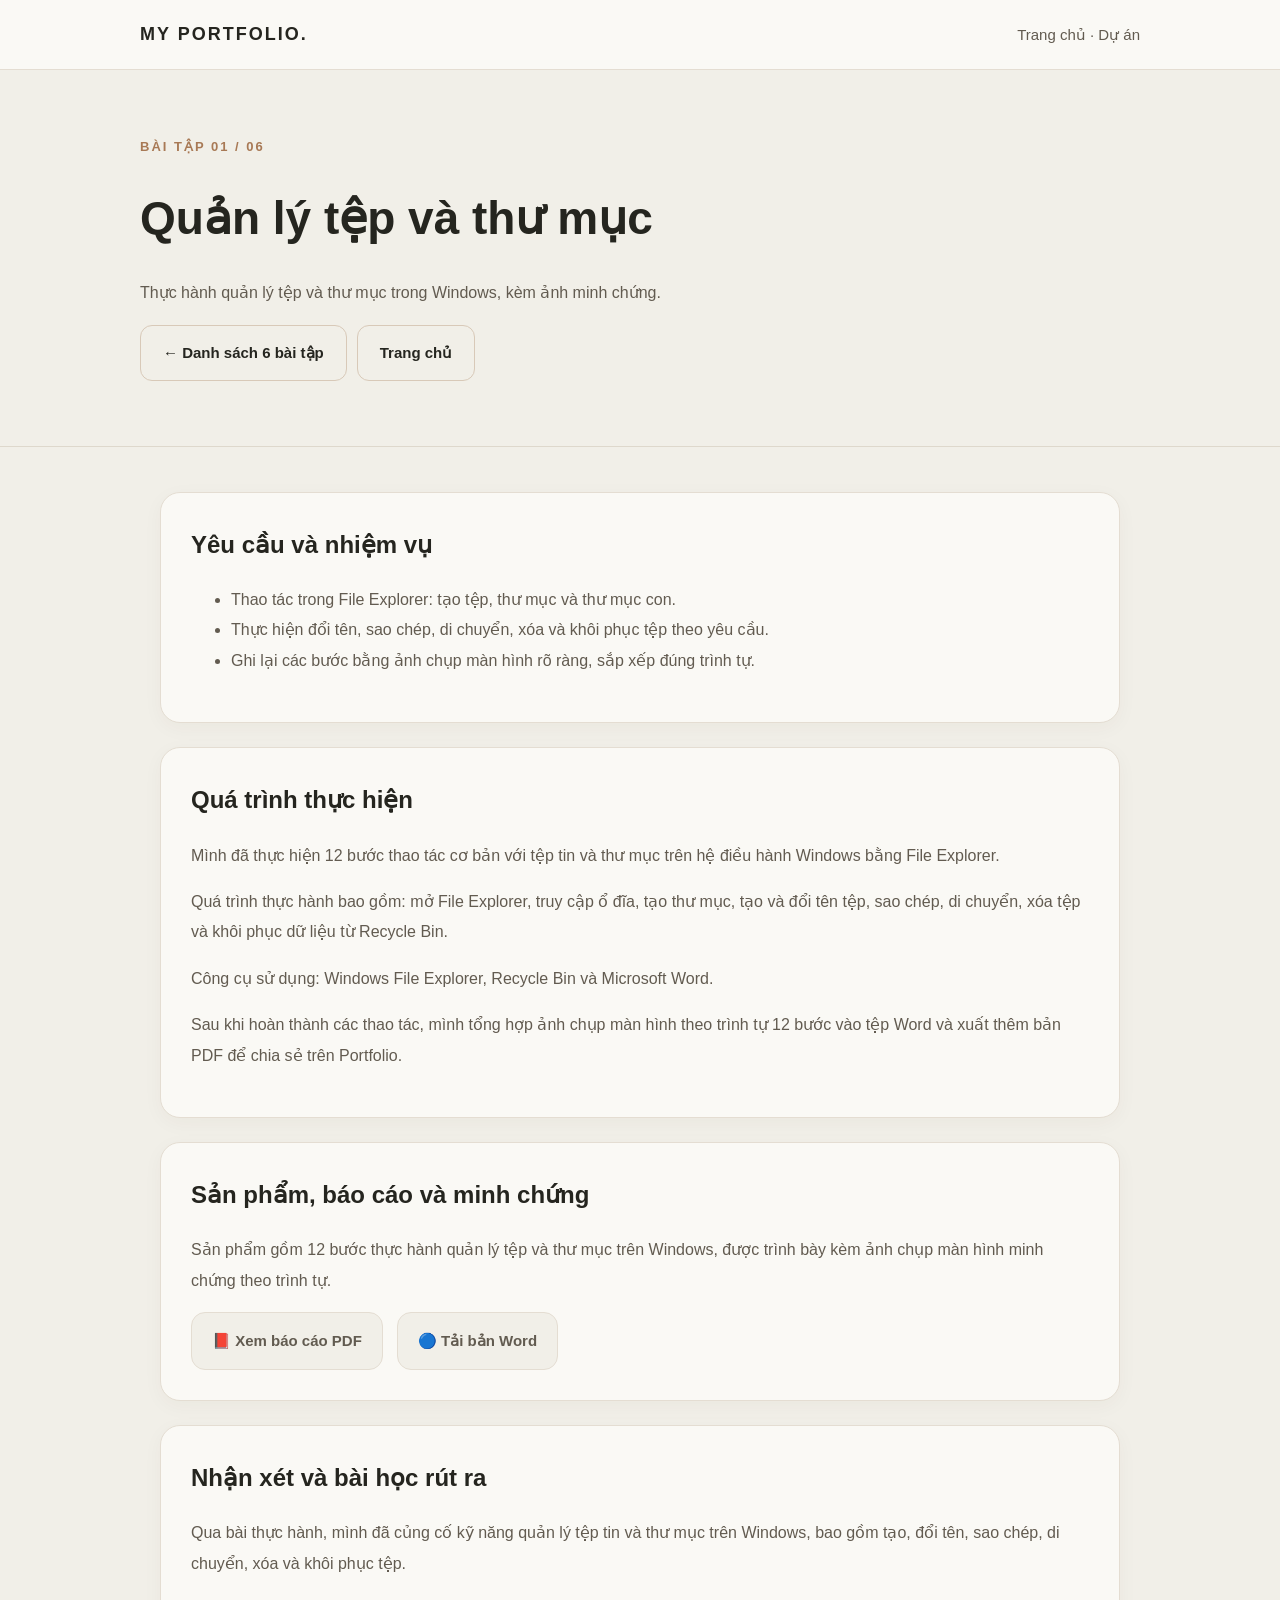
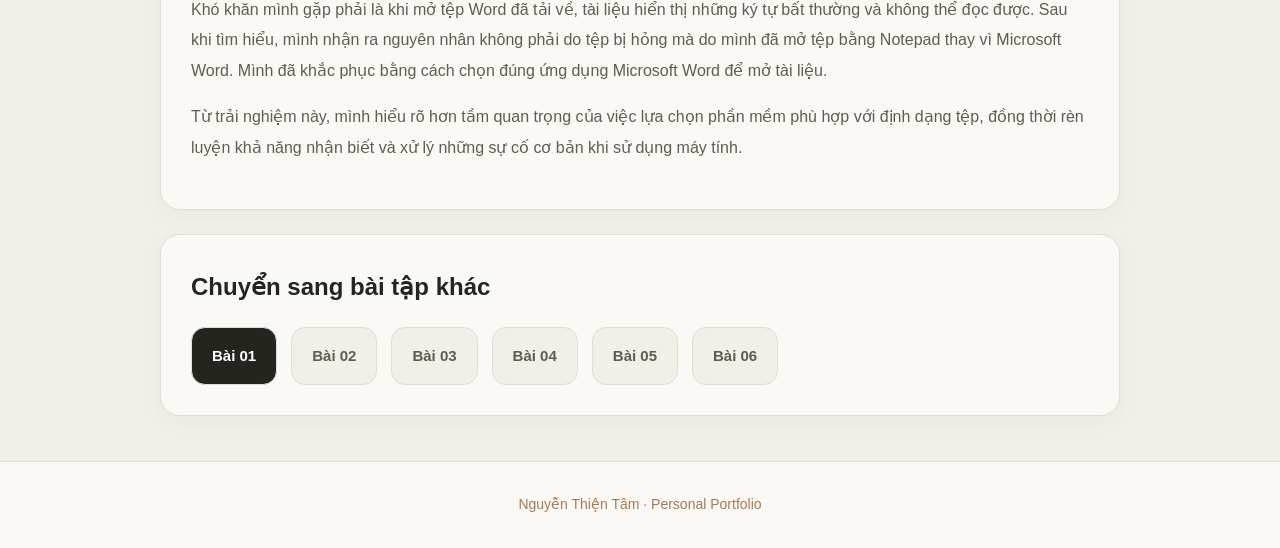
<file: bai-tap-1.html>
<!DOCTYPE html>
<html lang="vi">
<head>
<meta charset="UTF-8">
<meta name="viewport" content="width=device-width, initial-scale=1.0">
<title>Bài tập 1 - Nguyễn Thiện Tâm</title>
<style>
* { box-sizing: border-box; }
body {
  margin: 0;
  font-family: Arial, sans-serif;
  color: #193456;
  background: #f5f8fc;
  line-height: 1.8;
}
header {
  background: white;
  border-bottom: 1px solid #dce4ef;
  padding: 14px 20px;
}
nav {
  max-width: 1000px;
  margin: auto;
  display: flex;
  justify-content: space-between;
  align-items: center;
}
.logo { font-weight: bold; letter-spacing: 2px; }
nav a { color: #193456; text-decoration: none; }
.hero {
  padding: 48px 20px;
  background: #edf3fa;
  border-bottom: 1px solid #dce4ef;
}
.container {
  max-width: 1000px;
  margin: auto;
}
.label {
  font-size: 12px;
  font-weight: bold;
  letter-spacing: 2px;
}
h1 { font-size: 42px; line-height: 1.2; }
.buttons { display: flex; gap: 10px; flex-wrap: wrap; }
.btn {
  display: inline-block;
  padding: 10px 16px;
  border: 1px solid #9eb3d0;
  border-radius: 7px;
  color: #193456;
  text-decoration: none;
  font-weight: bold;
}
main { max-width: 1000px; margin: 40px auto; padding: 0 20px; }
section {
  background: white;
  border: 1px solid #dce4ef;
  border-radius: 12px;
  padding: 24px;
  margin-bottom: 18px;
}
h2 { font-size: 21px; margin-top: 0; }
.files, .other {
  display: flex;
  flex-wrap: wrap;
  gap: 10px;
}
.file, .other a {
  padding: 10px 15px;
  border: 1px solid #dce4ef;
  border-radius: 7px;
  text-decoration: none;
  color: #193456;
  font-weight: bold;
}
.pdf { color: #c74747; }
.word { color: #3978b9; }
.other a.active { background: #193456; color: white; }
footer { text-align: center; padding: 25px; color: #718096; }
@media(max-width:600px) {
  h1 { font-size: 30px; }
  section { padding: 18px; }
}
/* ===== GIAO DIEN KEM - NAU DONG DONG BO PORTFOLIO ===== */

body {
    background: #F1EFE8 !important;
    color: #25251F !important;
    font-family: "Be Vietnam Pro", Arial, sans-serif;
    font-size: 16px;
    line-height: 1.85;
}

header {
    background: #FAF9F5 !important;
    border-bottom: 1px solid #E4DDD2 !important;
    padding: 18px 30px !important;
}

.logo {
    color: #25251F !important;
    font-size: 18px;
    letter-spacing: 2px;
}

nav a {
    color: #625B50 !important;
    font-size: 15px;
}

nav a:hover {
    color: #A87955 !important;
}

.hero {
    background: #F1EFE8 !important;
    border-bottom: 1px solid #DED8CC !important;
    padding: 65px 25px !important;
}

.label {
    color: #A87955 !important;
    font-size: 13px;
    letter-spacing: 2px;
}

h1 {
    color: #25251F !important;
    font-size: 46px !important;
    line-height: 1.25 !important;
    font-weight: 800;
}

h2 {
    color: #25251F !important;
    font-size: 24px !important;
    margin-bottom: 18px;
}

h3 {
    color: #25251F !important;
}

p, li {
    color: #625B50 !important;
    font-size: 16px;
    line-height: 1.9;
}

main {
    max-width: 1000px;
    margin: 45px auto !important;
    padding: 0 20px !important;
}

section {
    background: #FAF9F5 !important;
    border: 1px solid #E4DDD2 !important;
    border-radius: 20px !important;
    padding: 30px !important;
    margin-bottom: 24px !important;
    box-shadow: 0 5px 20px rgba(70, 55, 35, 0.04);
}

.btn {
    background: #F1EFE8 !important;
    color: #25251F !important;
    border: 1px solid #D8C9B8 !important;
    border-radius: 12px !important;
    padding: 13px 22px !important;
    font-size: 15px !important;
    transition: all 0.25s ease;
}

.btn:hover {
    background: #A87955 !important;
    color: white !important;
    transform: translateY(-2px);
}

.files, .other {
    gap: 14px !important;
}

.file, .other a {
    background: #F1EFE8 !important;
    color: #625B50 !important;
    border: 1px solid #E4DDD2 !important;
    border-radius: 14px !important;
    padding: 14px 20px !important;
    font-size: 15px !important;
    transition: all 0.25s ease;
}

.file:hover, .other a:hover {
    background: #A87955 !important;
    color: white !important;
    border-color: #A87955 !important;
    transform: translateY(-2px);
}

.other a.active {
    background: #25251F !important;
    color: white !important;
}

footer {
    background: #FAF9F5 !important;
    color: #A87955 !important;
    border-top: 1px solid #E4DDD2;
    padding: 30px !important;
    font-size: 14px;
}

@media (max-width: 600px) {
    h1 {
        font-size: 32px !important;
    }

    section {
        padding: 22px !important;
        border-radius: 16px !important;
    }

    main {
        padding: 0 15px !important;
    }
}

</style>
</head>
<body>

<header>
  <nav>
    <a class="logo" href="index.html">MY PORTFOLIO.</a>
    <a href="index.html">Trang chủ · Dự án</a>
  </nav>
</header>

<div class="hero">
  <div class="container">
    <div class="label">BÀI TẬP 01 / 06</div>
    <h1>Quản lý tệp và thư mục</h1>
    <p>Thực hành quản lý tệp và thư mục trong Windows, kèm ảnh minh chứng.</p>
    <div class="buttons">
      <a class="btn" href="index.html#projects">← Danh sách 6 bài tập</a>
      <a class="btn" href="index.html">Trang chủ</a>
    </div>
  </div>
</div>

<main>
  <section>
    <h2>Yêu cầu và nhiệm vụ</h2>
    <ul>
      <li>Thao tác trong File Explorer: tạo tệp, thư mục và thư mục con.</li>
      <li>Thực hiện đổi tên, sao chép, di chuyển, xóa và khôi phục tệp theo yêu cầu.</li>
      <li>Ghi lại các bước bằng ảnh chụp màn hình rõ ràng, sắp xếp đúng trình tự.</li>
    </ul>
  </section>

  <section>
    <h2>Quá trình thực hiện</h2>
    <p>Mình đã thực hiện 12 bước thao tác cơ bản với tệp tin và thư mục trên hệ điều hành Windows bằng File Explorer.</p>
    <p>Quá trình thực hành bao gồm: mở File Explorer, truy cập ổ đĩa, tạo thư mục, tạo và đổi tên tệp, sao chép, di chuyển, xóa tệp và khôi phục dữ liệu từ Recycle Bin.</p>
    <p>Công cụ sử dụng: Windows File Explorer, Recycle Bin và Microsoft Word.</p>
    <p>Sau khi hoàn thành các thao tác, mình tổng hợp ảnh chụp màn hình theo trình tự 12 bước vào tệp Word và xuất thêm bản PDF để chia sẻ trên Portfolio.</p>
  </section>

  <section>
    <h2>Sản phẩm, báo cáo và minh chứng</h2>
    <p>Sản phẩm gồm 12 bước thực hành quản lý tệp và thư mục trên Windows, được trình bày kèm ảnh chụp màn hình minh chứng theo trình tự.</p>
    <div class="files">
      <a class="file pdf" href="B%C3%A0i%20T%E1%BA%ADp%201.pdf" target="_blank">📕 Xem báo cáo PDF</a>
      
<a class="file word" href="./bai-tap-1.docx" download>
    🔵 Tải bản Word
</a>


    </div>
  </section>

  <section>
    <h2>Nhận xét và bài học rút ra</h2>
    <p>Qua bài thực hành, mình đã củng cố kỹ năng quản lý tệp tin và thư mục trên Windows, bao gồm tạo, đổi tên, sao chép, di chuyển, xóa và khôi phục tệp.</p>
    <p>Khó khăn mình gặp phải là khi mở tệp Word đã tải về, tài liệu hiển thị những ký tự bất thường và không thể đọc được. Sau khi tìm hiểu, mình nhận ra nguyên nhân không phải do tệp bị hỏng mà do mình đã mở tệp bằng Notepad thay vì Microsoft Word. Mình đã khắc phục bằng cách chọn đúng ứng dụng Microsoft Word để mở tài liệu.</p>
    <p>Từ trải nghiệm này, mình hiểu rõ hơn tầm quan trọng của việc lựa chọn phần mềm phù hợp với định dạng tệp, đồng thời rèn luyện khả năng nhận biết và xử lý những sự cố cơ bản khi sử dụng máy tính.</p>
  </section>

  <section>
    <h2>Chuyển sang bài tập khác</h2>
    <div class="other">
      <a class="active" href="bai-tap-1.html">Bài 01</a>
      <a href="bai-tap-2.html">Bài 02</a>
      <a href="bai-tap-3.html">Bài 03</a>
      <a href="bai-tap-4.html">Bài 04</a>
      <a href="bai-tap-5.html">Bài 05</a>
      <a href="bai-tap-6.html">Bài 06</a>
    </div>
  </section>
</main>

<footer>Nguyễn Thiện Tâm · Personal Portfolio</footer>
</body>
</html>
</file>
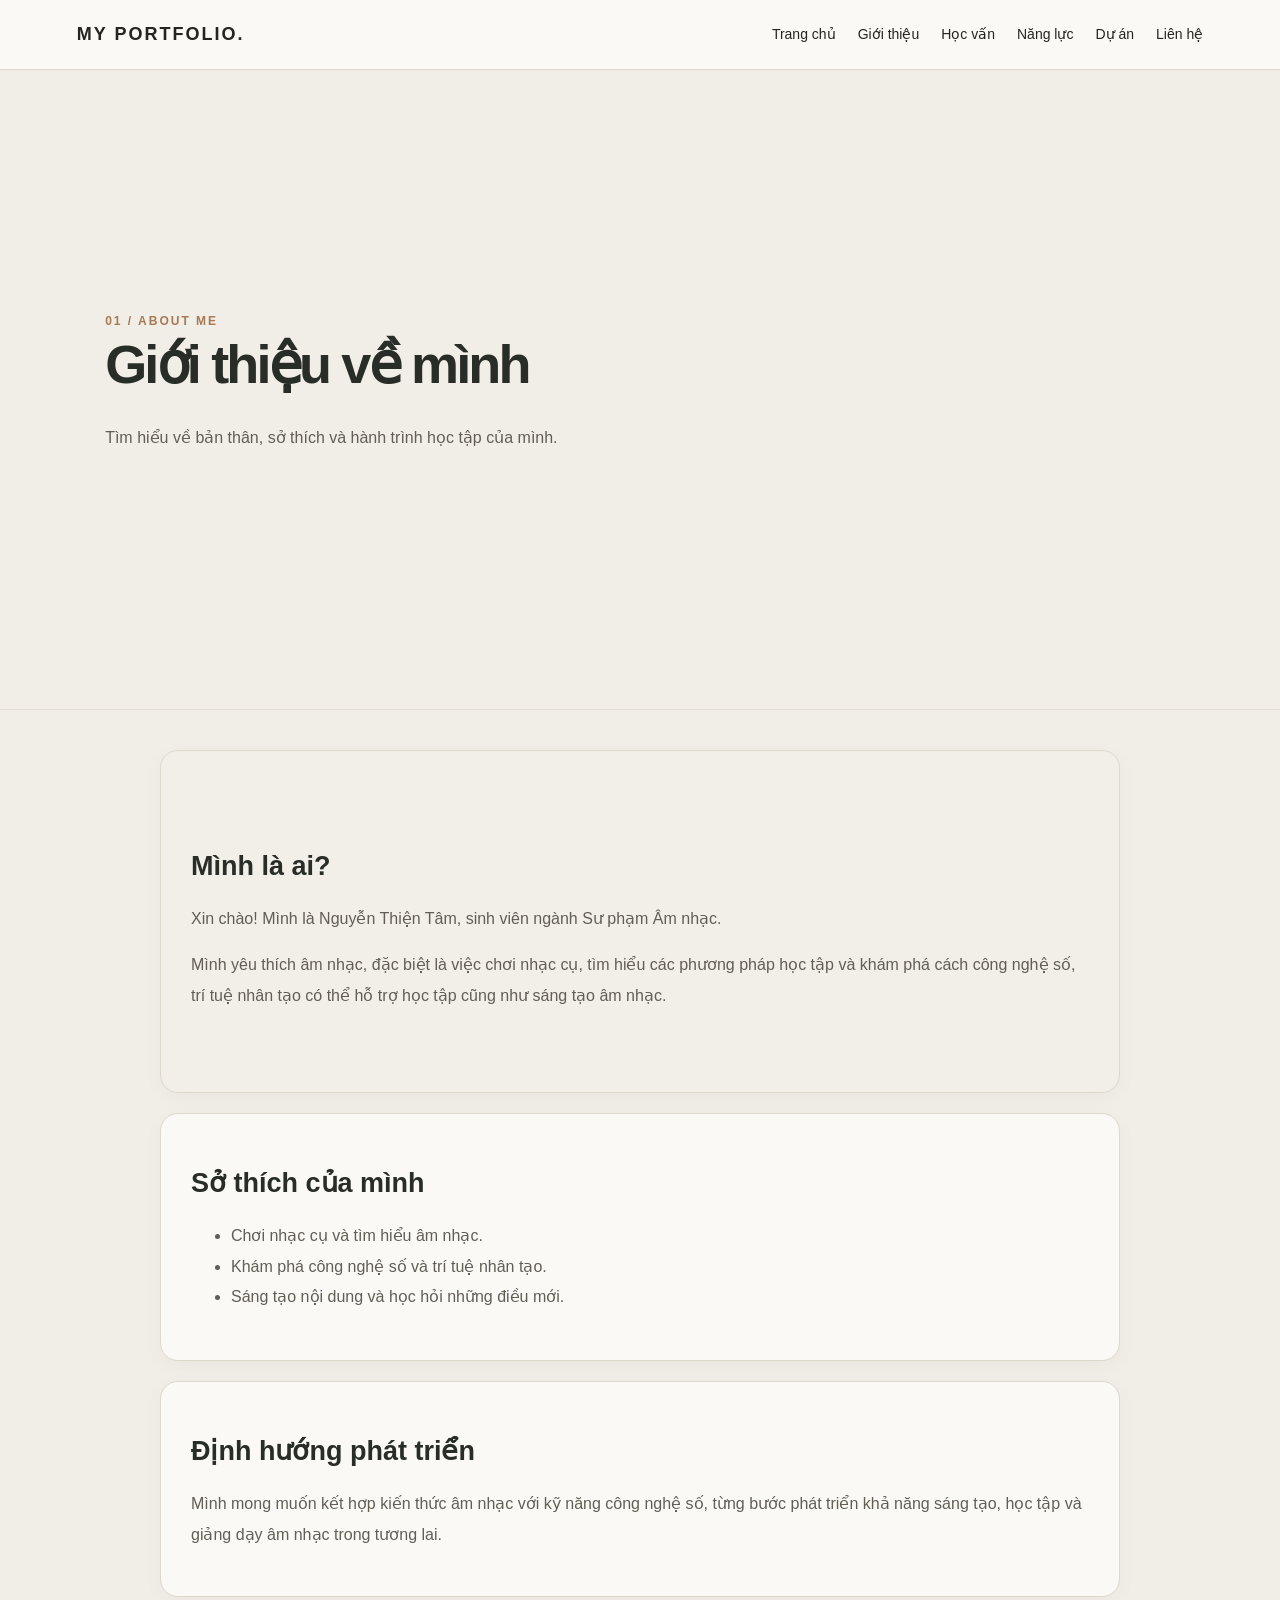
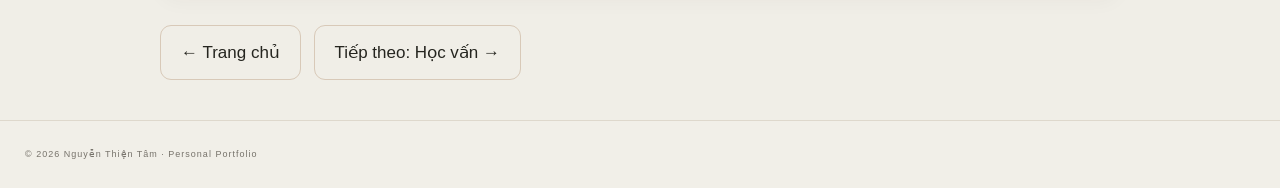
<file: gioi-thieu.html>
<!DOCTYPE html>
<html lang="vi">
<head>
    <meta charset="UTF-8">
    <meta name="viewport" content="width=device-width, initial-scale=1.0">
    <title>Giới thiệu | Nguyễn Thiện Tâm</title>
    <link rel="stylesheet" href="style.css">
    <style>
        * { box-sizing: border-box; }
        body {
            margin: 0;
            background: #F1EFE8;
            color: #25251F;
            font-family: Arial, sans-serif;
            line-height: 1.8;
        }
        header {
            background: #FAF9F5;
            border-bottom: 1px solid #E4DDD2;
            padding: 18px 6%;
            position: sticky;
            top: 0;
            z-index: 10;
        }
        nav {
            max-width: 1200px;
            margin: auto;
            display: flex;
            justify-content: space-between;
            align-items: center;
            gap: 15px;
            flex-wrap: wrap;
        }
        .logo {
            font-size: 18px;
            font-weight: bold;
            letter-spacing: 2px;
            text-decoration: none;
            color: #25251F;
        }
        nav .menu {
            display: flex;
            flex-wrap: wrap;
            gap: 22px;
        }
        nav .menu a {
            text-decoration: none;
            color: #625B50;
            font-size: 14px;
        }
        nav .menu a:hover,
        nav .menu a.active { color: #A87955; }
        .hero {
            padding: 65px 20px;
            background: #F1EFE8;
            border-bottom: 1px solid #E4DDD2;
        }
        .container {
            max-width: 1000px;
            margin: auto;
        }
        .label {
            color: #A87955;
            font-size: 12px;
            font-weight: bold;
            letter-spacing: 2px;
        }
        h1 {
            font-size: 42px;
            line-height: 1.25;
            margin: 15px 0;
        }
        h2 { font-size: 23px; }
        p, li { font-size: 16px; color: #625B50; }
        main {
            max-width: 1000px;
            margin: 40px auto;
            padding: 0 20px;
        }
        .card {
            background: #FAF9F5;
            border: 1px solid #E4DDD2;
            border-radius: 20px;
            padding: 28px;
            margin-bottom: 22px;
            box-shadow: 0 5px 20px rgba(70,55,35,.04);
        }
        .btn {
            display: inline-block;
            padding: 11px 20px;
            border: 1px solid #D8C9B8;
            border-radius: 12px;
            color: #25251F;
            text-decoration: none;
            margin: 8px 8px 0 0;
        }
        .btn:hover {
            background: #A87955;
            color: white;
        }
        footer {
            text-align: center;
            padding: 25px;
            color: #A87955;
            border-top: 1px solid #E4DDD2;
            background: #FAF9F5;
        }
        @media(max-width:650px) {
            h1 { font-size: 32px; }
            nav { justify-content: center; }
            nav .menu { justify-content: center; gap: 13px; }
            .card { padding: 20px; }
        }
    </style>
</head>
<body>

<header>
    <nav>
        <a class="logo" href="index.html">MY PORTFOLIO.</a>
        <div class="menu">
            <a href="index.html">Trang chủ</a>
            <a class="active" href="gioi-thieu.html">Giới thiệu</a>
            <a href="hoc-van.html">Học vấn</a>
            <a href="nang-luc.html">Năng lực</a>
            <a href="du-an.html">Dự án</a>
            <a href="lien-he.html">Liên hệ</a>
        </div>
    </nav>
</header>

<div class="hero">
    <div class="container">
        <div class="label">01 / ABOUT ME</div>
        <h1>Giới thiệu về mình</h1>
        <p>Tìm hiểu về bản thân, sở thích và hành trình học tập của mình.</p>
    </div>
</div>

<main>
    <section class="card">
        <h2>Mình là ai?</h2>
        <p>Xin chào! Mình là Nguyễn Thiện Tâm, sinh viên ngành Sư phạm Âm nhạc.</p>
        <p>Mình yêu thích âm nhạc, đặc biệt là việc chơi nhạc cụ, tìm hiểu các phương pháp học tập và khám phá cách công nghệ số, trí tuệ nhân tạo có thể hỗ trợ học tập cũng như sáng tạo âm nhạc.</p>
    </section>

    <section class="card">
        <h2>Sở thích của mình</h2>
        <ul>
            <li>Chơi nhạc cụ và tìm hiểu âm nhạc.</li>
            <li>Khám phá công nghệ số và trí tuệ nhân tạo.</li>
            <li>Sáng tạo nội dung và học hỏi những điều mới.</li>
        </ul>
    </section>

    <section class="card">
        <h2>Định hướng phát triển</h2>
        <p>Mình mong muốn kết hợp kiến thức âm nhạc với kỹ năng công nghệ số, từng bước phát triển khả năng sáng tạo, học tập và giảng dạy âm nhạc trong tương lai.</p>
    </section>

    <a class="btn" href="index.html">← Trang chủ</a>
    <a class="btn" href="hoc-van.html">Tiếp theo: Học vấn →</a>
</main>

<footer>© 2026 Nguyễn Thiện Tâm · Personal Portfolio</footer>

</body>
</html>
</file>
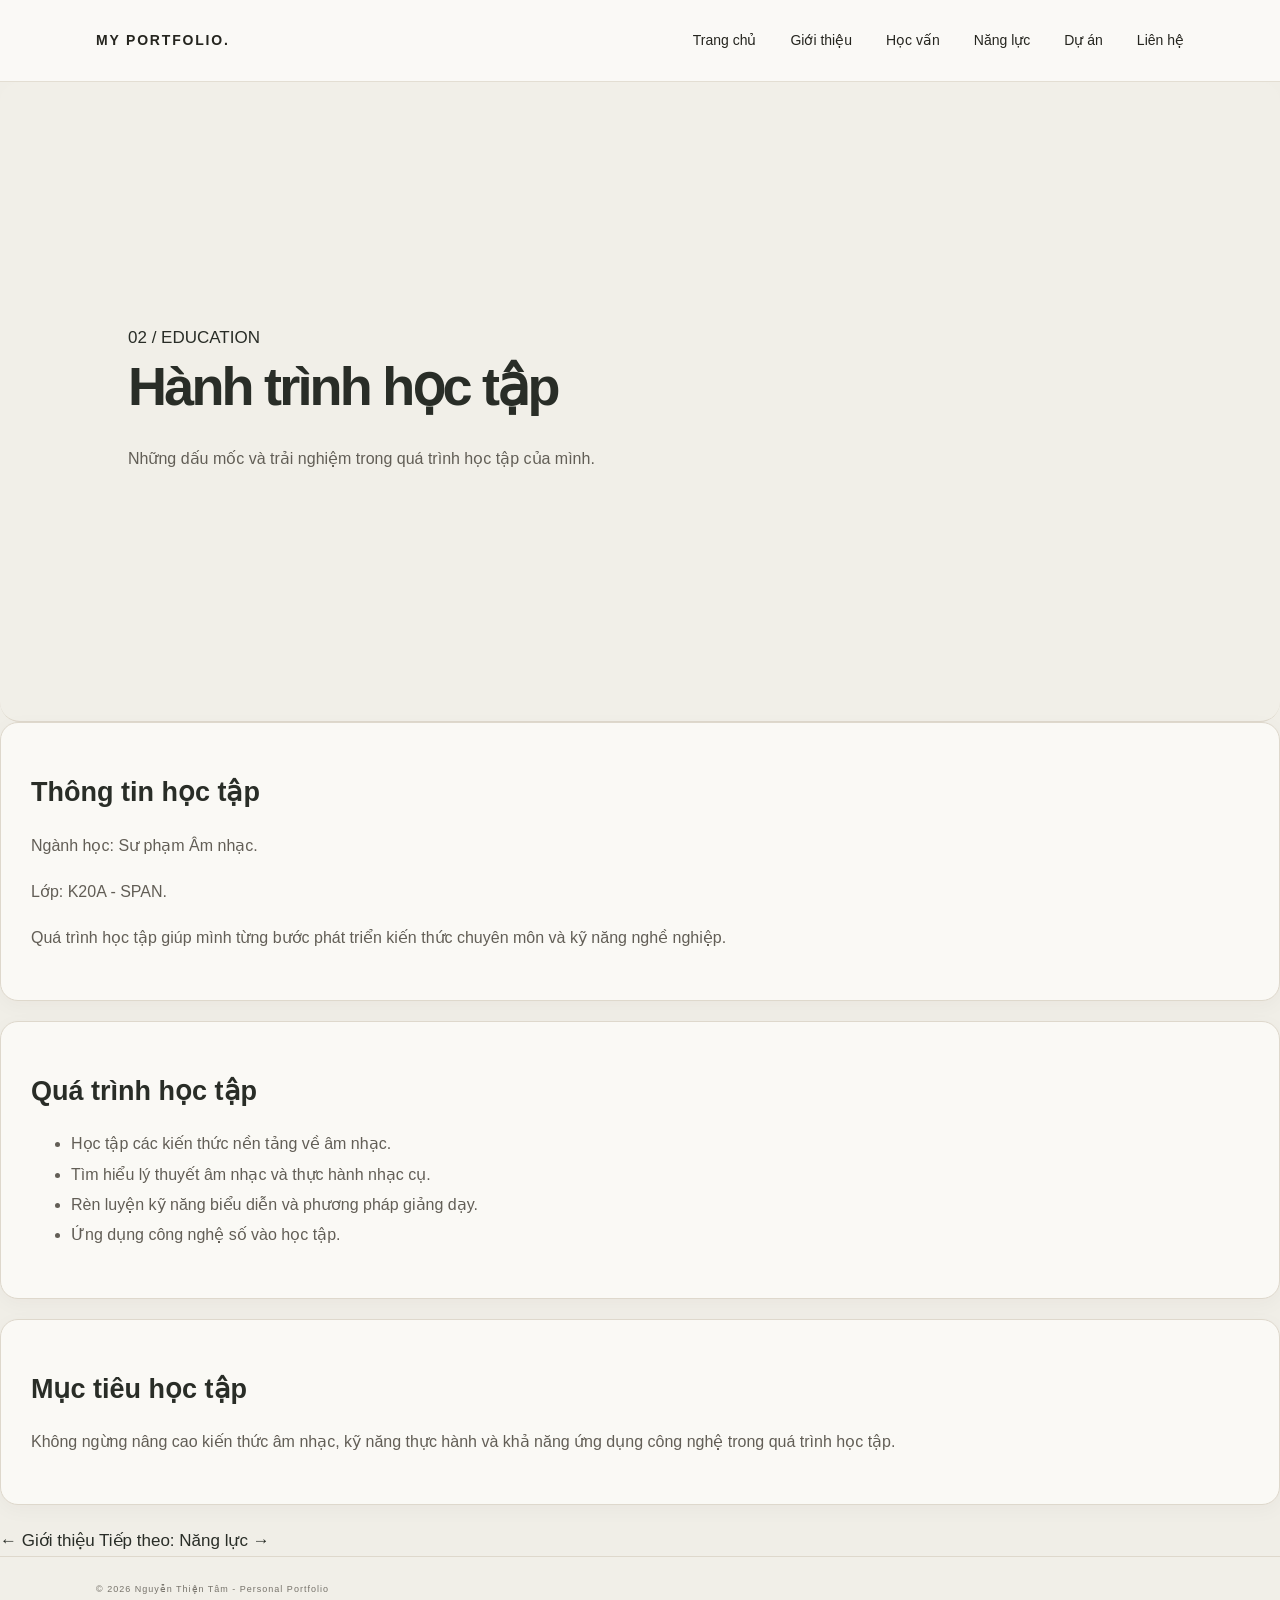
<file: hoc-van.html>
<!DOCTYPE html>
<html lang="vi">
<head>
    <meta charset="UTF-8">
    <meta name="viewport" content="width=device-width, initial-scale=1.0">
    <title>Học vấn | Nguyễn Thiện Tâm</title>
    <link rel="stylesheet" href="style.css">
</head>

<body>

<header class="site-header">
    <a class="brand" href="index.html">MY PORTFOLIO.</a>

    <nav class="nav">
        <a href="index.html">Trang chủ</a>
        <a href="gioi-thieu.html">Giới thiệu</a>
        <a href="hoc-van.html">Học vấn</a>
        <a href="nang-luc.html">Năng lực</a>
        <a href="du-an.html">Dự án</a>
        <a href="lien-he.html">Liên hệ</a>
    </nav>
</header>

<main>

    <section class="hero">
        <div class="container">
            <div class="label">02 / EDUCATION</div>
            <h1>Hành trình học tập</h1>
            <p>Những dấu mốc và trải nghiệm trong quá trình học tập của mình.</p>
        </div>
    </section>

    <section class="container">

        <section class="card">
            <h2>Thông tin học tập</h2>
            <p>Ngành học: Sư phạm Âm nhạc.</p>
            <p>Lớp: K20A - SPAN.</p>
            <p>Quá trình học tập giúp mình từng bước phát triển kiến thức chuyên môn và kỹ năng nghề nghiệp.</p>
        </section>

        <section class="card">
            <h2>Quá trình học tập</h2>
            <ul>
                <li>Học tập các kiến thức nền tảng về âm nhạc.</li>
                <li>Tìm hiểu lý thuyết âm nhạc và thực hành nhạc cụ.</li>
                <li>Rèn luyện kỹ năng biểu diễn và phương pháp giảng dạy.</li>
                <li>Ứng dụng công nghệ số vào học tập.</li>
            </ul>
        </section>

        <section class="card">
            <h2>Mục tiêu học tập</h2>
            <p>Không ngừng nâng cao kiến thức âm nhạc, kỹ năng thực hành và khả năng ứng dụng công nghệ trong quá trình học tập.</p>
        </section>

        <div class="buttons">
            <a class="btn" href="gioi-thieu.html">← Giới thiệu</a>
            <a class="btn" href="nang-luc.html">Tiếp theo: Năng lực →</a>
        </div>

    </section>

</main>

<footer>
    © 2026 Nguyễn Thiện Tâm - Personal Portfolio
</footer>

</body>
</html>
</file>
<file: style.css>
*{box-sizing:border-box}html{scroll-behavior:smooth}body{margin:0;background:#f7f6f2;color:#20221f;font-family:"Be Vietnam Pro",sans-serif;font-size:15px;line-height:1.75}a{color:inherit;text-decoration:none}.site-header{height:82px;padding:0 7.5%;display:flex;align-items:center;justify-content:space-between;border-bottom:1px solid #e8e6df;background:#f7f6f2;position:sticky;top:0;z-index:20}.brand{font-size:15px;font-weight:800;letter-spacing:1.8px}.brand span{color:#b47b4e}.nav{display:flex;gap:34px}.nav a{font-size:12px;color:#666b64;transition:.2s}.nav a:hover{color:#a66f46}.menu-toggle{display:none;border:0;background:none;font-size:24px}.hero{min-height:640px;padding:90px 10% 75px;display:grid;grid-template-columns:1.08fr .92fr;align-items:center;gap:7%;background:#efeee8}.eyebrow{font-size:10px;letter-spacing:2.2px;font-weight:700;color:#a47753;margin:0 0 22px}.hero h1{font-size:clamp(42px,5.2vw,72px);line-height:1.17;letter-spacing:-2.8px;margin:0 0 26px;font-weight:700}.hero h1 em,h2 em{font-family:"Playfair Display",serif;font-weight:600;color:#a47753}.hero-intro{max-width:570px;color:#64665f;font-size:14px;line-height:2}.hero-actions{display:flex;gap:13px;margin-top:30px;flex-wrap:wrap}.button{display:inline-flex;align-items:center;gap:22px;padding:13px 19px;font-size:11px;font-weight:700;letter-spacing:.3px}.button.primary{background:#252823;color:white}.button.primary span,.button.light span{font-size:17px}.button.secondary{border:1px solid #c9c8bf}.hero-meta{display:flex;gap:35px;margin-top:62px;font-size:9px;letter-spacing:1.6px;color:#898a82}.hero-visual{position:relative;max-width:390px;margin:auto}.photo-frame{height:465px;padding:13px;border:1px solid #c9bcae;position:relative}.photo-frame:before{content:"";position:absolute;inset:24px -20px -20px 24px;background:#d8d2c8;z-index:0}.photo-frame img{position:relative;z-index:1;width:100%;height:100%;object-fit:cover;object-position:center 30%;display:block;filter:saturate(.85)}.photo-note{position:absolute;z-index:2;bottom:25px;left:-55px;background:#fff;padding:17px 21px;display:flex;gap:12px;align-items:center;font-size:10px;line-height:1.7;box-shadow:0 8px 30px #0000000c}.photo-note strong{font-size:10px}.note-dot{width:8px;height:8px;border-radius:50%;background:#a47753}.vertical-word{position:absolute;right:-38px;top:30px;writing-mode:vertical-rl;font-size:9px;letter-spacing:3px;color:#8b8b83}.section{padding:100px 10%}.section-label{display:flex;align-items:center;gap:22px;margin-bottom:55px;color:#a47753;font-size:10px;letter-spacing:2px;font-weight:700}.section-label i{height:1px;background:#dedbd3;flex:1}.section-grid{display:grid;grid-template-columns:1fr 1fr;gap:10%}.section h2,.section-heading h2{font-size:clamp(30px,3.5vw,46px);line-height:1.3;letter-spacing:-1.5px;margin:0;font-weight:600}.about-text{color:#686a63;font-size:13px;line-height:2.05}.info-strip{display:grid;grid-template-columns:repeat(4,1fr);gap:20px;margin:60px 0 35px;padding:25px 0;border-top:1px solid #dfddd5;border-bottom:1px solid #dfddd5}.info-strip div{display:flex;flex-direction:column;gap:8px}.info-strip span,.card-number{font-size:9px;letter-spacing:1.5px;color:#a47753;font-weight:700}.info-strip strong{font-size:12px}.goal-cards{display:grid;grid-template-columns:1fr 1fr;gap:18px}.goal-card{background:#eeece5;padding:30px 34px}.goal-card.dark{background:#292d27;color:#f5f3ec}.goal-card h3{font-family:"Playfair Display",serif;font-size:25px;margin:13px 0}.goal-card ul{padding-left:18px;color:#676961;font-size:12px;line-height:2.1}.goal-card p{font-size:12px;line-height:2;color:#c9c9c0}.education-section{background:#efeee8}.timeline{border-left:1px solid #c9c4b8;padding:0 0 10px 30px;position:relative}.timeline-dot{width:9px;height:9px;background:#a47753;border-radius:50%;position:absolute;left:-5px;top:5px}.timeline-tag{font-size:9px;letter-spacing:1.5px;color:#a47753;font-weight:700}.timeline h3{font-size:20px;margin:12px 0}.timeline p{font-size:12px;color:#6c6d66;line-height:2}.section-heading{display:flex;justify-content:space-between;align-items:end;gap:8%;margin-bottom:40px}.section-heading>p{max-width:420px;color:#77786f;font-size:12px;line-height:2}.skill-grid{display:grid;grid-template-columns:repeat(4,1fr);gap:12px}.skill-grid article{background:#efeee8;padding:25px 22px;min-height:205px}.skill-grid article span{font-size:10px;color:#a47753;letter-spacing:1.5px}.skill-grid h3{font-size:16px;margin:23px 0 8px}.skill-grid p{font-size:11px;color:#77786f;line-height:1.9}.projects-section{background:#efeee8}.project-list{border-top:1px solid #d8d5cc}.project{display:grid;grid-template-columns:65px 1fr 42px;gap:20px;align-items:center;padding:25px 0;border-bottom:1px solid #d8d5cc}.project-index{font-family:"Playfair Display",serif;font-size:24px;color:#b18a68}.project-content span{font-size:9px;letter-spacing:1.1px;color:#a47753;font-weight:700}.project h3{font-size:17px;margin:6px 0}.project p{font-size:11px;color:#77786f;margin:0}.project>a{width:38px;height:38px;border:1px solid #c8c4b9;border-radius:50%;display:grid;place-items:center;font-size:18px;transition:.2s}.project>a:hover{background:#292d27;color:white}.project-note{font-size:10px;color:#77786f;margin-top:20px}.contact-section{background:#292d27;color:#f7f6f2;padding:85px 10%;position:relative;overflow:hidden}.contact-inner{position:relative;z-index:1;max-width:650px}.contact-section h2{font-size:clamp(40px,5vw,64px);line-height:1.2;letter-spacing:-2px;margin:0 0 20px}.contact-section h2 em{color:#c39a76}.contact-section p:not(.eyebrow){font-size:13px;color:#c4c5bc;max-width:460px}.button.light{background:#f5f2ea;color:#292d27;margin-top:20px}.contact-mark{position:absolute;right:10%;bottom:-110px;font-family:"Playfair Display",serif;font-size:400px;line-height:1;color:#ffffff08}footer{padding:24px 7.5%;display:flex;justify-content:space-between;gap:15px;flex-wrap:wrap;font-size:9px;letter-spacing:1px;color:#77786f}footer a{color:#a47753}@media(max-width:800px){.site-header{padding:0 6%;height:70px}.menu-toggle{display:block}.nav{display:none;position:absolute;top:70px;left:0;right:0;background:#f7f6f2;padding:20px 6%;flex-direction:column;gap:15px;border-bottom:1px solid #ddd}.nav.open{display:flex}.hero{padding:65px 7%;grid-template-columns:1fr;gap:55px}.hero-visual{width:80%;max-width:350px}.photo-frame{height:420px}.section{padding:75px 7%}.section-grid,.goal-cards{grid-template-columns:1fr;gap:25px}.info-strip{grid-template-columns:1fr 1fr}.skill-grid{grid-template-columns:1fr 1fr}.section-heading{display:block}.section-heading>p{margin-top:20px}.contact-section{padding:70px 7%}.contact-mark{font-size:260px;right:0;bottom:-70px}}@media(max-width:460px){.hero h1{font-size:43px}.hero-meta{gap:15px;font-size:8px}.photo-note{left:-20px}.skill-grid{grid-template-columns:1fr}.project{grid-template-columns:35px 1fr 35px;gap:10px}.project h3{font-size:14px}.info-strip{gap:15px}footer{padding:22px 7%}}
.project-files {
  display: flex;
  gap: 12px;
  margin-top: 16px;
  flex-wrap: wrap;
}

.file-link {
  display: inline-flex;
  align-items: center;
  gap: 7px;
  padding: 9px 15px;
  border: 1px solid #dedbd3;
  border-radius: 6px;
  font-size: 11px;
  font-weight: 700;
  text-decoration: none;
  transition: 0.2s;
}

.file-link:hover {
  transform: translateY(-2px);
  background: #efeee8;
}

.file-link.pdf {
  color: #c74747;
}

.file-link.word {
  color: #3978b9;
}


/* Nút xem chi tiết bài tập */
.project-detail {
    display: inline-block;
    margin-top: 12px;
    padding: 10px 18px;
    background-color: #193456;
    color: #ffffff !important;
    border: 1px solid #193456;
    border-radius: 7px;
    text-decoration: none !important;
    font-size: 14px;
    font-weight: 700;
    transition: all 0.25s ease;
}

.project-detail:hover {
    background-color: #294d78;
    border-color: #294d78;
    color: #ffffff !important;
    transform: translateY(-2px);
}

/* =====================================
   NEW PORTFOLIO DESIGN - BEIGE & BROWN
===================================== */

:root {
    --bg: #F1EFE8;
    --surface: #FAF9F5;
    --text: #25251F;
    --brown: #A87955;
    --border: #DED8CC;
    --muted: #77736B;
}

/* Nền và chữ toàn trang */
* {
    box-sizing: border-box;
}

html {
    scroll-behavior: smooth;
}

body {
    background: var(--bg) !important;
    color: var(--text) !important;
    font-size: 16px !important;
    line-height: 1.85 !important;
}

/* Thanh điều hướng */
.site-header {
    background: #FAF9F5 !important;
    border-bottom: 1px solid var(--border) !important;
}

.brand {
    color: var(--text) !important;
    font-size: 17px !important;
    font-weight: 800 !important;
}

.site-header a {
    font-size: 14px !important;
}

/* Tiêu đề chính */
h1 {
    color: var(--text) !important;
    font-size: clamp(40px, 5vw, 64px) !important;
    line-height: 1.15 !important;
}

h2 {
    color: var(--text) !important;
    font-size: clamp(28px, 3vw, 38px) !important;
    line-height: 1.3 !important;
}

h3 {
    color: var(--text) !important;
    font-size: 21px !important;
}

/* Các đoạn văn */
p {
    color: #625E56 !important;
    font-size: 16px !important;
    line-height: 1.9 !important;
}

/* Các nhãn nhỏ */
.eyebrow,
.section-label,
.project-content span {
    color: var(--brown) !important;
}

/* Các khu vực chính */
section {
    background-color: transparent;
}

/* Các khung nội dung */
.goal-card,
.skill-grid article,
.project,
.timeline-item,
.info-strip,
.photo-frame {
    border-radius: 16px !important;
}

/* Khung mục tiêu */
.goal-card {
    background: var(--surface) !important;
    border: 1px solid var(--border) !important;
    padding: 30px !important;
}

/* Khung kỹ năng */
.skill-grid article {
    background: var(--surface) !important;
    border: 1px solid var(--border) !important;
    padding: 30px !important;
    transition: all 0.25s ease;
}

.skill-grid article:hover {
    transform: translateY(-5px);
    border-color: var(--brown) !important;
}

/* Quá trình học tập */
.timeline-item {
    background: var(--surface);
    border: 1px solid var(--border);
    padding: 22px !important;
    margin-bottom: 16px;
}

/* Khu vực dự án */
.projects-section {
    background: var(--bg) !important;
}

.project-list {
    border-top: 1px solid var(--border) !important;
}

.project {
    background: transparent !important;
    border-bottom: 1px solid var(--border) !important;
    padding: 32px 12px !important;
    transition: all 0.3s ease;
}

.project:hover {
    background: #E9E4D9 !important;
    border-radius: 14px !important;
    padding-left: 22px !important;
}

.project-index {
    color: var(--brown) !important;
    font-size: 25px !important;
    font-weight: 700 !important;
}

.project h3 {
    font-size: 22px !important;
    font-weight: 700 !important;
}

.project p {
    font-size: 15px !important;
}

/* Nút bấm */
button,
.button,
.project-detail,
.file-link {
    border-radius: 10px !important;
    transition: all 0.25s ease !important;
}

.button.primary {
    background: var(--text) !important;
    color: white !important;
}

.button.secondary,
.button.light {
    background: transparent !important;
    border: 1px solid var(--border) !important;
    color: var(--text) !important;
}

/* Nút xem chi tiết bài tập */
.project-detail {
    display: inline-block !important;
    padding: 13px 23px !important;
    background: var(--text) !important;
    color: white !important;
    border: 1px solid var(--text) !important;
    border-radius: 10px !important;
    font-size: 15px !important;
    font-weight: 700 !important;
}

.project-detail:hover {
    background: var(--brown) !important;
    border-color: var(--brown) !important;
    color: white !important;
    transform: translateY(-3px);
}

/* Các nút file */
.file-link {
    background: var(--surface) !important;
    border: 1px solid var(--border) !important;
    padding: 12px 18px !important;
}

/* Khu vực liên hệ */
.contact-section {
    background: #E9E4D9 !important;
    border-radius: 20px !important;
    padding: 85px 10% !important;
}

/* Chân trang */
footer {
    background: var(--bg) !important;
    color: var(--muted) !important;
    border-top: 1px solid var(--border);
}

/* Hiệu ứng chung */
a {
    transition: all 0.25s ease;
}

/* Điện thoại và máy tính bảng */
@media (max-width: 768px) {
    body {
        font-size: 15px !important;
    }

    h1 {
        font-size: 39px !important;
    }

    h2 {
        font-size: 29px !important;
    }

    .goal-card,
    .skill-grid article {
        padding: 22px !important;
    }

    .project {
        padding: 25px 8px !important;
    }
}

/* ===================================
   GIAO DIEN CHI TIET CAC BAI TAP
   PHONG CACH KEM - NAU - DEN
=================================== */

/* Nền toàn trang */
body {
    background: #F1EFE8 !important;
    color: #25251F !important;
    font-size: 17px !important;
    line-height: 1.85 !important;
}

/* Thanh menu phía trên */
header {
    background: #FAF9F5 !important;
    border-bottom: 1px solid #DED8CC !important;
}

header a {
    color: #25251F !important;
}

/* Khu vực tiêu đề bài tập */
main > section:first-child,
.detail-hero,
.page-hero {
    background: #F1EFE8 !important;
    border-bottom: 1px solid #DED8CC !important;
    padding-top: 75px !important;
    padding-bottom: 65px !important;
}

/* Tiêu đề bài tập */
h1 {
    color: #25251F !important;
    font-size: clamp(38px, 5vw, 54px) !important;
    font-weight: 800 !important;
    line-height: 1.2 !important;
}

/* Tiêu đề từng phần */
h2 {
    color: #25251F !important;
    font-size: 27px !important;
    font-weight: 750 !important;
    margin-bottom: 20px !important;
}

h3 {
    color: #25251F !important;
    font-size: 21px !important;
}

/* Chữ mô tả */
p, li {
    color: #625E56 !important;
    font-size: 16px !important;
    line-height: 1.9 !important;
}

/* Các khung nội dung */
main article,
main .card,
main .content-card,
main .detail-card,
main .task-card,
main .report-card,
main .reflection-card {
    background: #FAF9F5 !important;
    border: 1px solid #DED8CC !important;
    border-radius: 18px !important;
    padding: 30px !important;
    margin-bottom: 20px !important;
    box-shadow: 0 5px 20px rgba(50, 40, 25, 0.035) !important;
}

/* Các nhãn nhỏ */
.eyebrow,
.section-label,
.page-label {
    color: #A87955 !important;
    letter-spacing: 2px !important;
    font-weight: 700 !important;
}

/* Nút điều hướng */
button,
a.button,
a.btn {
    border-radius: 11px !important;
    transition: all 0.25s ease !important;
}

/* Nút chính */
.button.primary,
.btn-primary {
    background: #25251F !important;
    color: #FFFFFF !important;
    border: 1px solid #25251F !important;
}

/* Nút phụ */
.button.secondary,
.btn-secondary {
    background: #FAF9F5 !important;
    color: #25251F !important;
    border: 1px solid #DED8CC !important;
}

/* Hiệu ứng khi di chuột */
button:hover,
a.button:hover,
a.btn:hover {
    background: #A87955 !important;
    color: white !important;
    border-color: #A87955 !important;
    transform: translateY(-3px);
}

/* Khu vực file PDF và Word */
.file-link {
    background: #FAF9F5 !important;
    color: #A87955 !important;
    border: 1px solid #DED8CC !important;
    border-radius: 11px !important;
    padding: 13px 20px !important;
}

/* Các nút chuyển bài tập */
.project-detail {
    background: #25251F !important;
    color: white !important;
    border-radius: 11px !important;
    padding: 13px 22px !important;
}

/* Khung chuyển sang bài tập khác */
.project-detail:hover {
    background: #A87955 !important;
}

/* Đường phân cách */
hr {
    border-color: #DED8CC !important;
}

/* Chân trang */
footer {
    background: #F1EFE8 !important;
    color: #77736B !important;
    border-top: 1px solid #DED8CC !important;
}

/* Hiển thị trên điện thoại */
@media (max-width: 768px) {
    h1 {
        font-size: 36px !important;
    }

    h2 {
        font-size: 23px !important;
    }

    main article,
    main .card,
    main .content-card,
    main .detail-card,
    main .task-card,
    main .report-card,
    main .reflection-card {
        padding: 20px !important;
    }
}

/* =================================
   GIAO DIEN PORTFOLIO TONE KEM
================================= */

/* Mau nen va chu chung */
body {
    background-color: #F0EEE7 !important;
    color: #292D27 !important;
    font-family: "Be Vietnam Pro", sans-serif;
}

/* Thanh menu */
.site-header {
    background-color: #FAF9F6 !important;
    border-bottom: 1px solid #E3DED3 !important;
}

/* Cac khu vuc lon */
.hero,
.section,
.page-hero {
    background-color: #F0EEE7 !important;
}

/* Khung noi dung */
section {
    border-radius: 20px;
}

/* Cac the noi dung */
.goal-card,
.project,
.skill-card,
.about-text {
    background-color: #FAF9F6 !important;
    border: 1px solid #E3DED3;
    border-radius: 18px;
    padding: 25px;
}

/* Tieu de */
h1, h2, h3 {
    color: #292D27 !important;
}

/* Mau nhan */
.eyebrow,
.section-label {
    color: #A47753 !important;
}

/* Nut bam */
button,
.button,
.btn {
    border-radius: 12px;
}

/* Duong dan */
a {
    transition: all 0.25s ease;
}

/* Hieu ung khi di chuot */
a:hover {
    color: #A47753;
}

/* Anh */
img {
    border-radius: 14px;
}

/* Dam bao trang con cung nen */
.page-container {
    color: #292D27;
}
</file>
